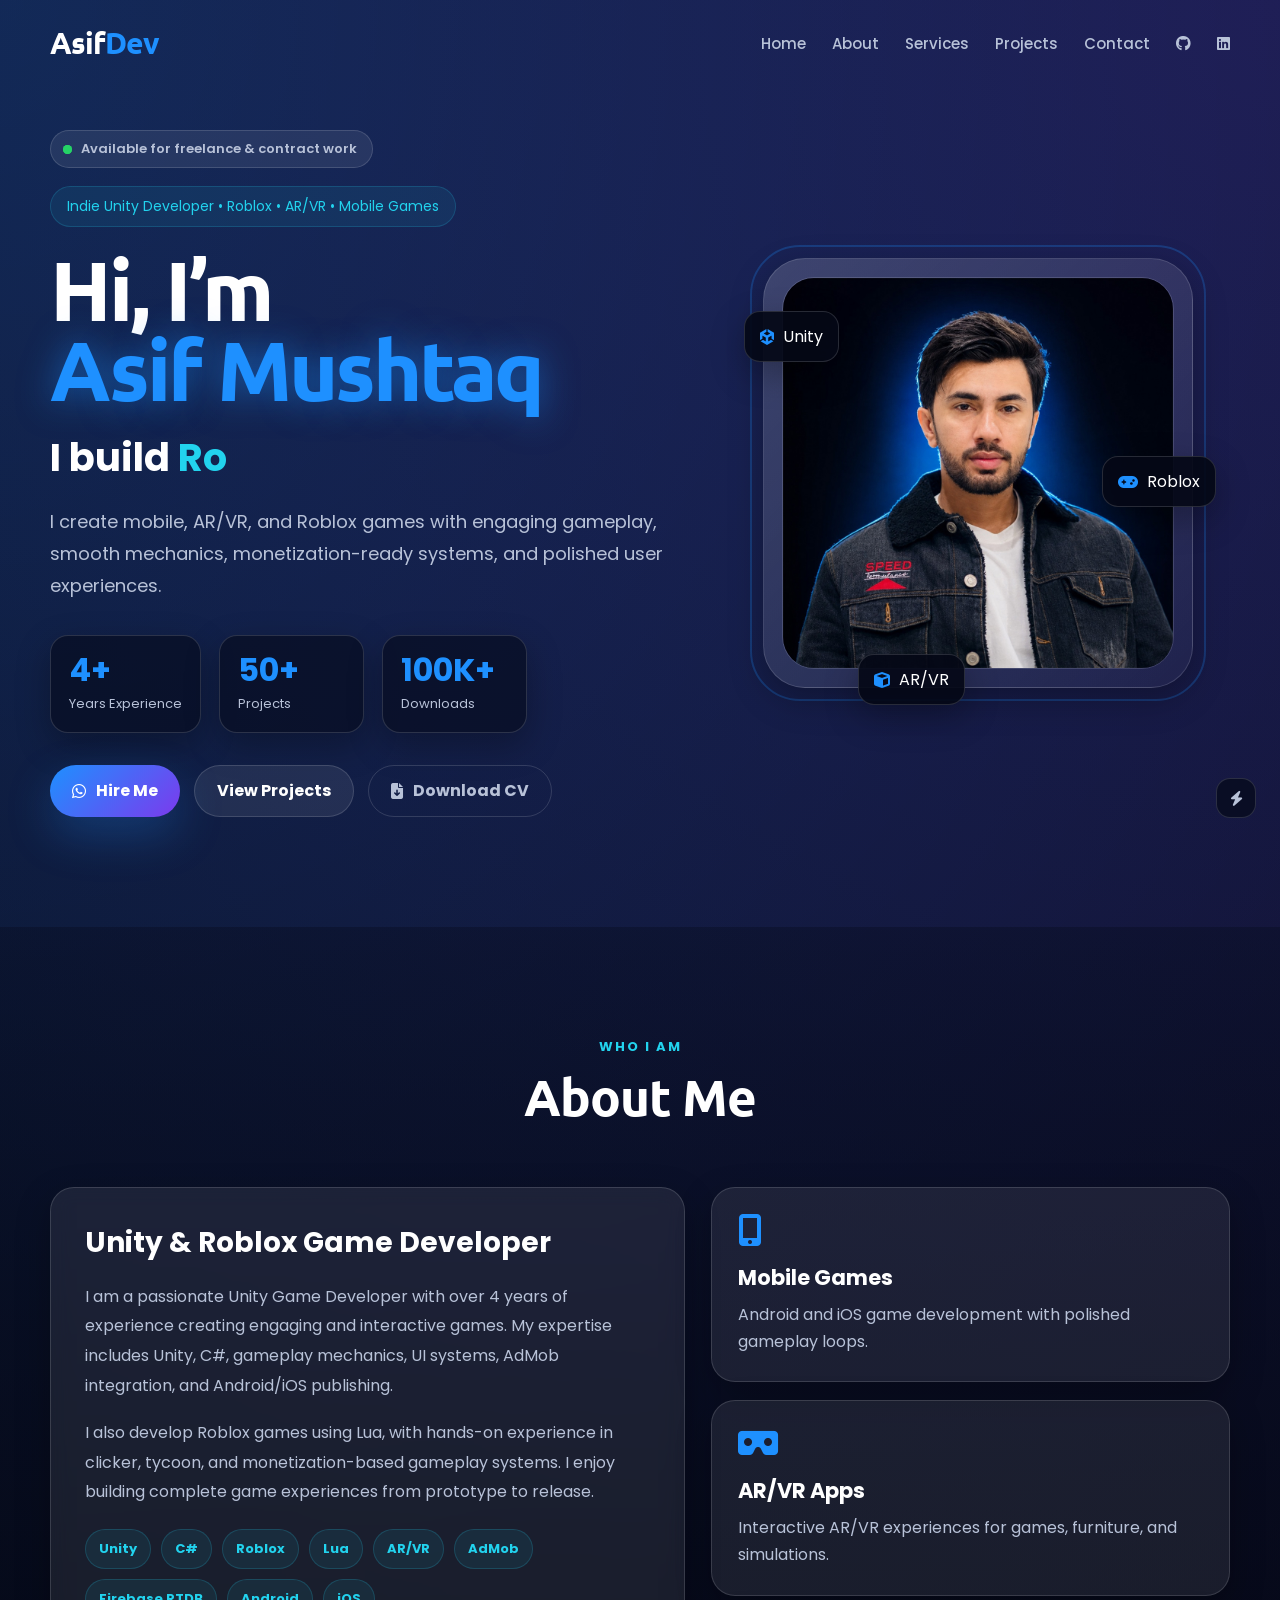
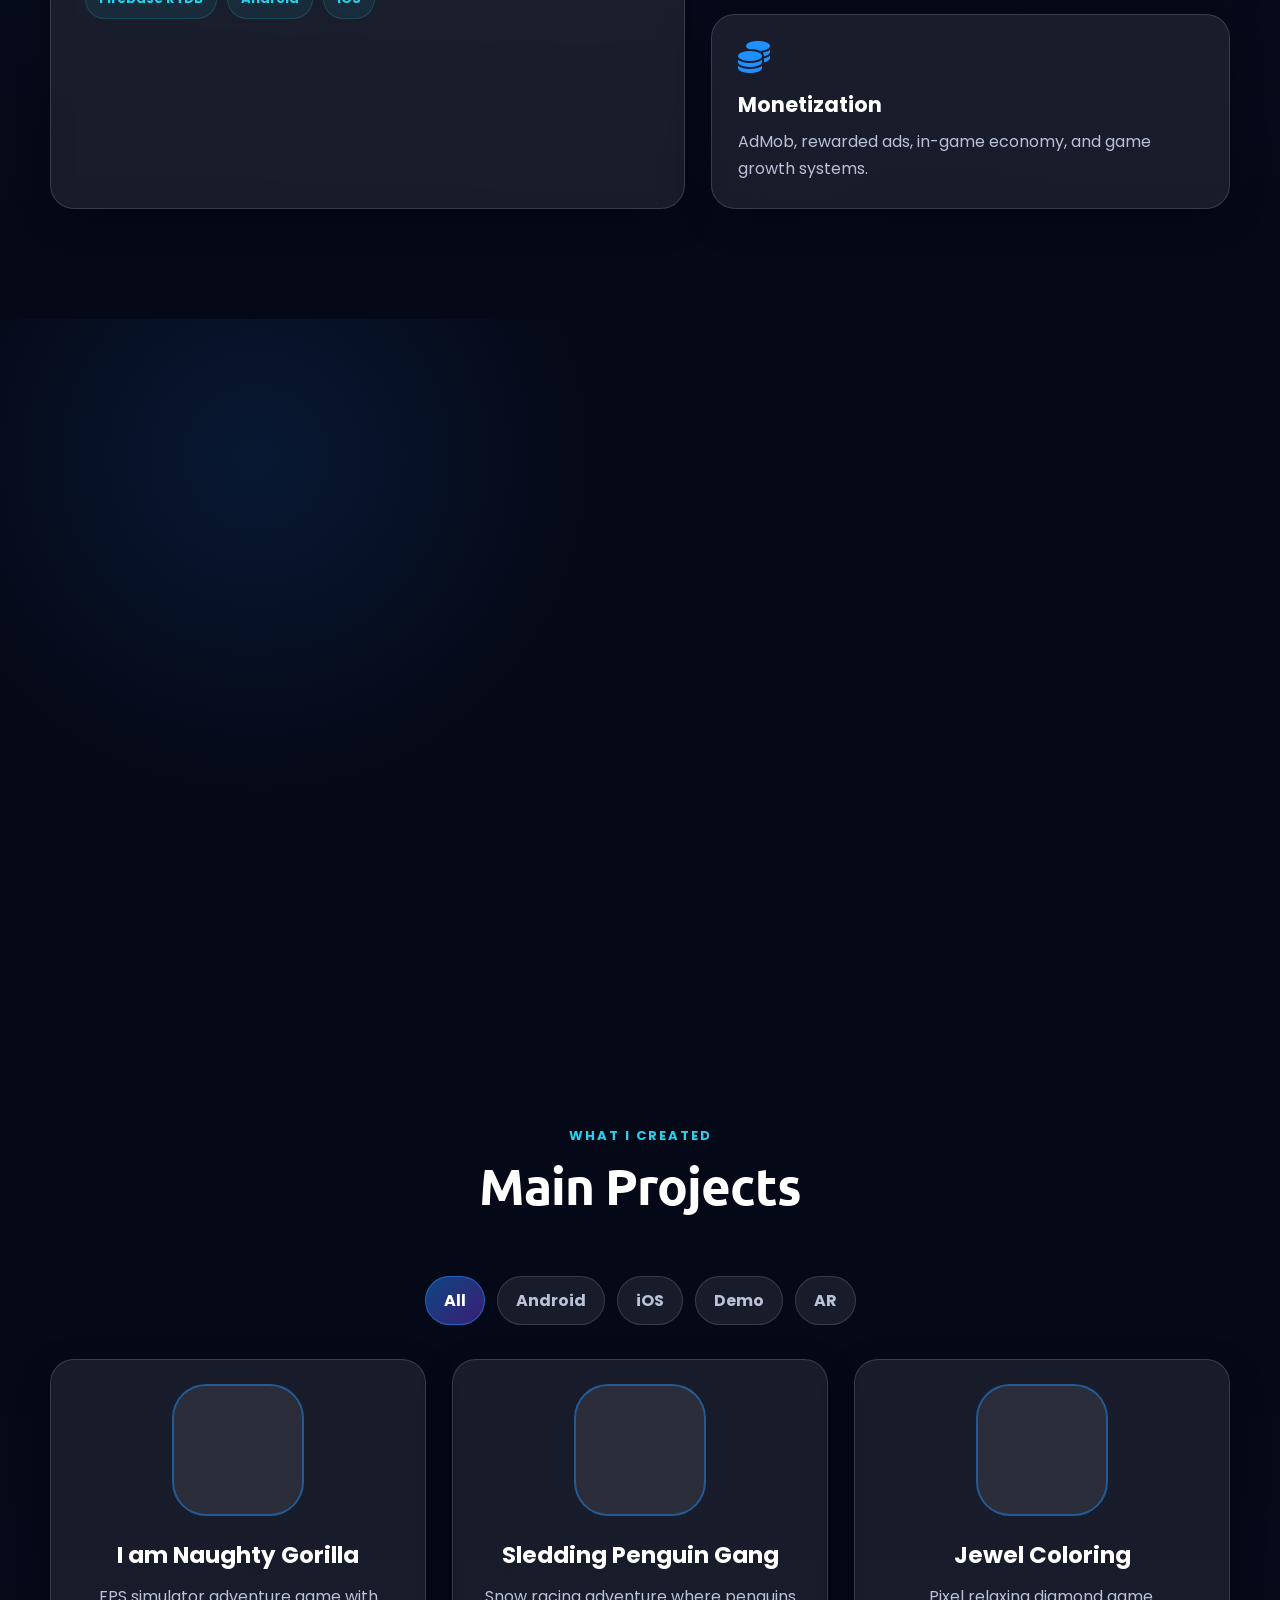
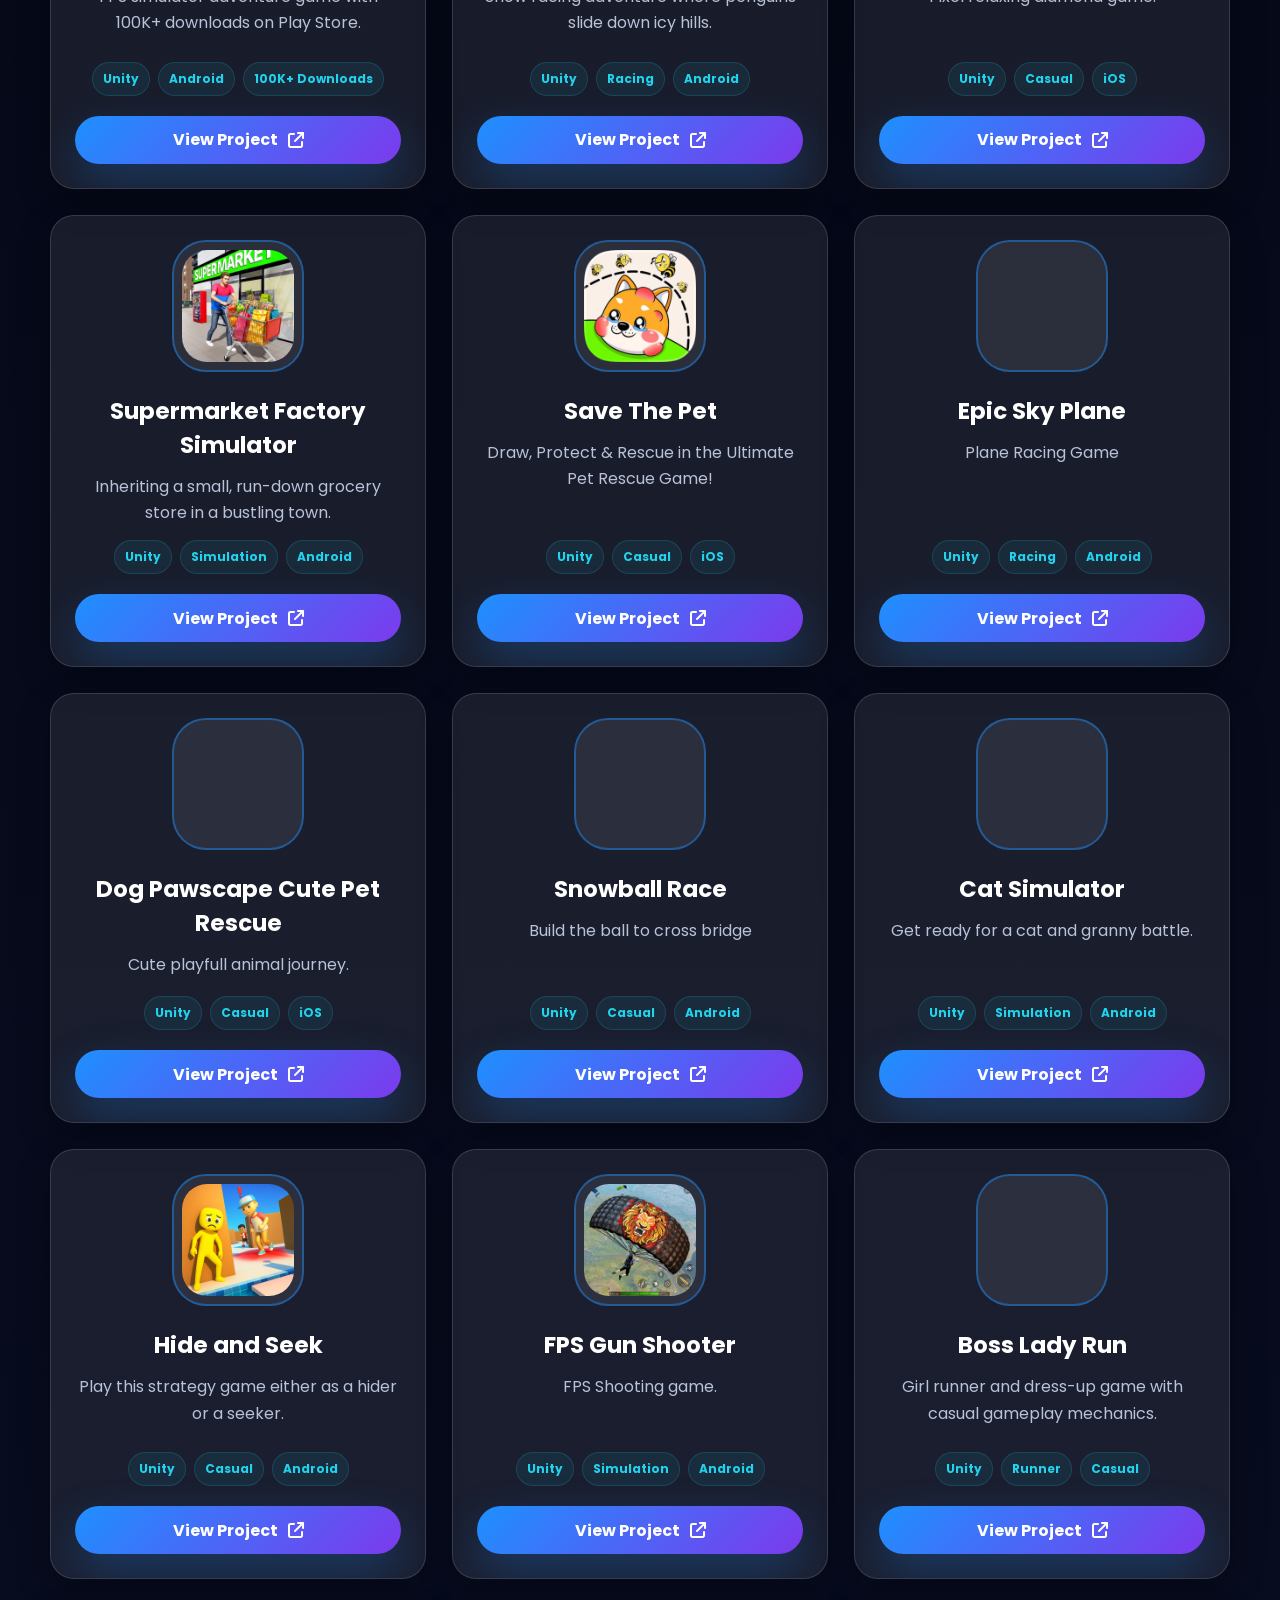
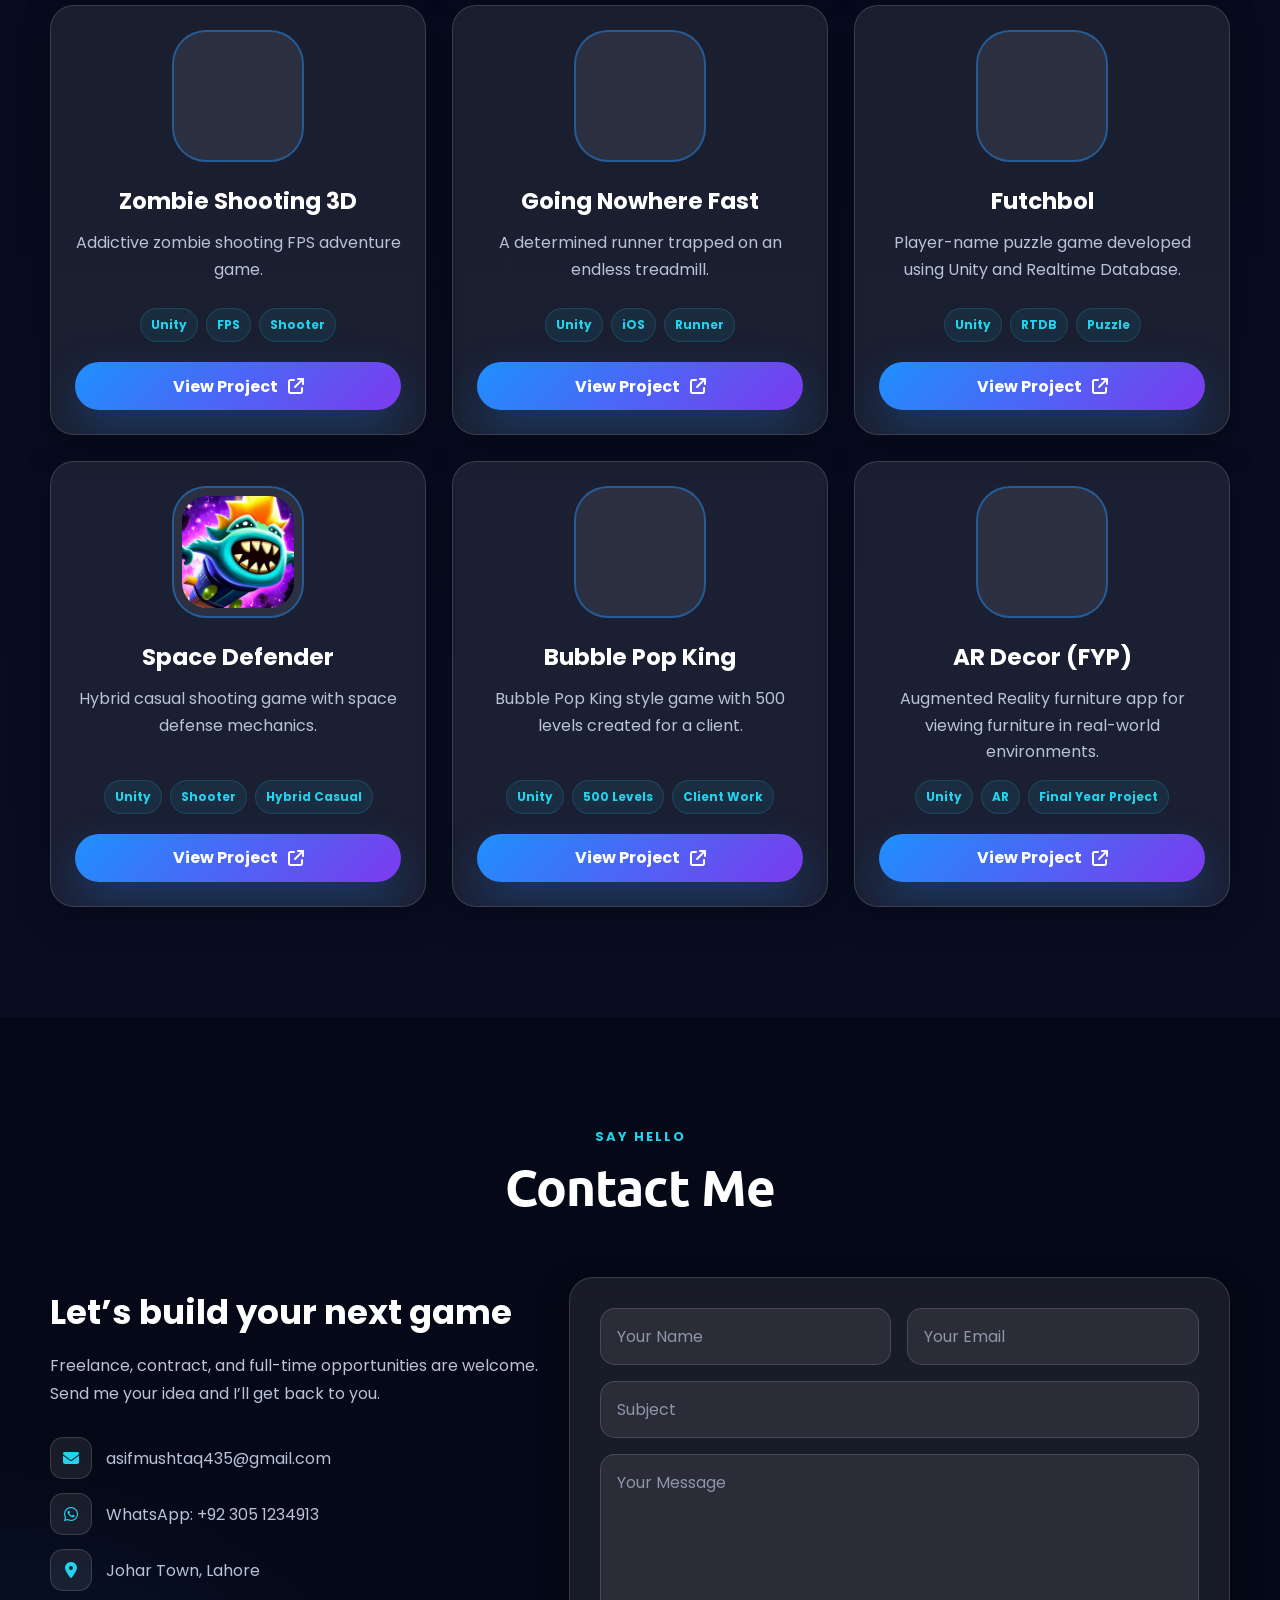
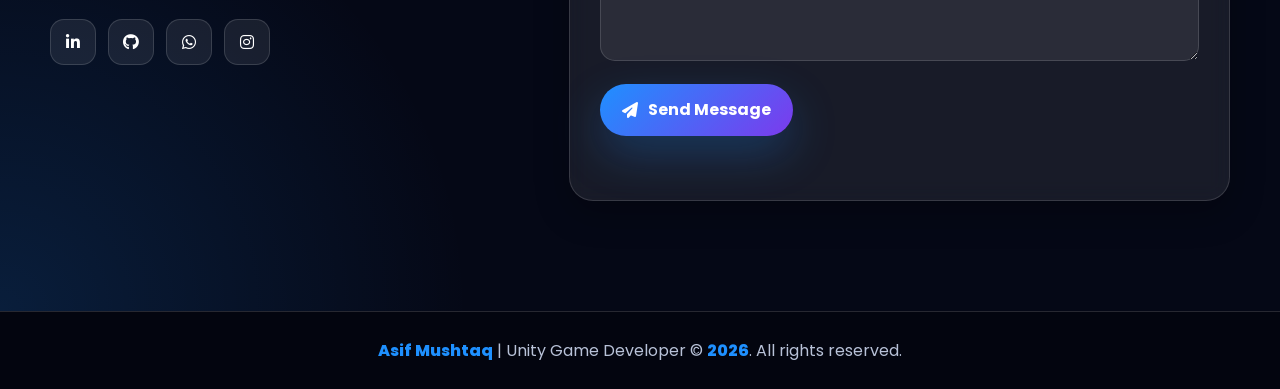
<file: index.html>
<!DOCTYPE html>
<html lang="en">
<head>
  <meta charset="UTF-8" />
  <meta name="viewport" content="width=device-width, initial-scale=1.0" />

  <title>Asif Mushtaq | Indie Unity Game Developer</title>

  <meta name="description" content="Portfolio of Asif Mushtaq, an indie Unity game developer building mobile games, AR/VR apps, and Roblox experiences with C#, Lua, and AdMob monetization." />
  <meta name="keywords" content="Asif Mushtaq, Indie Unity Game Developer, Unity Game Developer, Roblox Developer, C# Developer, Lua Developer, AR VR Developer, Mobile Game Developer, Lahore Game Developer" />
  <meta name="author" content="Asif Mushtaq" />
  <meta name="theme-color" content="#050816" />

  <meta property="og:title" content="Asif Mushtaq | Indie Unity Game Developer" />
  <meta property="og:description" content="Indie Unity game developer portfolio featuring mobile games, AR/VR apps, and monetization-ready gameplay systems." />
  <meta property="og:image" content="./assets/profile.jpg" />
  <meta property="og:type" content="website" />
  <meta name="twitter:card" content="summary_large_image" />

  <link rel="icon" href="data:image/svg+xml,%3Csvg xmlns='http://www.w3.org/2000/svg' viewBox='0 0 100 100'%3E%3Ctext y='.9em' font-size='90'%3E%F0%9F%8E%AE%3C/text%3E%3C/svg%3E" />

  <link rel="preconnect" href="https://cdnjs.cloudflare.com" />
  <link rel="preconnect" href="https://fonts.googleapis.com" />
  <link rel="preconnect" href="https://fonts.gstatic.com" crossorigin />
  <link rel="stylesheet" href="style.css" />
  <link
    rel="stylesheet"
    href="https://cdnjs.cloudflare.com/ajax/libs/font-awesome/6.5.1/css/all.min.css"
  />

  <script type="application/ld+json">
  {
    "@context": "https://schema.org",
    "@type": "Person",
    "name": "Asif Mushtaq",
    "jobTitle": "Indie Unity Game Developer",
    "email": "mailto:asifmushtaq435@gmail.com",
    "address": {
      "@type": "PostalAddress",
      "addressLocality": "Lahore",
      "addressCountry": "PK"
    },
    "sameAs": [
      "https://github.com/asifmushtaq8",
      "https://www.linkedin.com/in/asifgamedev",
      "https://www.instagram.com/phantomboyasif"
    ]
  }
  </script>
</head>

<body>
  
  <button class="scroll-top" id="scrollTop" aria-label="Scroll to top">
    <i class="fa-solid fa-arrow-up"></i>
  </button>

  <button class="lite-toggle" id="liteModeToggle" aria-pressed="false" aria-label="Toggle lightweight mode" title="Switch to lite mode">
    <i class="fa-solid fa-bolt"></i>
  </button>

  <header class="site-header" id="siteHeader">
    <nav class="navbar">
      <a href="#home" class="logo">
        Asif<span>Dev</span>
      </a>

      <button class="menu-toggle" id="menuToggle" aria-label="Open menu">
        <i class="fa-solid fa-bars"></i>
      </button>

      <ul class="nav-links" id="navLinks">
        <li><a href="#home">Home</a></li>
        <li><a href="#about">About</a></li>
        <li><a href="#services">Services</a></li>
        <li><a href="#projects">Projects</a></li>
        <li><a href="#contact">Contact</a></li>
        <li>
          <a href="https://github.com/asifmushtaq8" target="_blank" rel="noopener noreferrer" aria-label="GitHub">
            <i class="fa-brands fa-github"></i>
          </a>
        </li>
        <li>
          <a href="https://www.linkedin.com/in/asifgamedev" target="_blank" rel="noopener noreferrer" aria-label="LinkedIn">
            <i class="fa-brands fa-linkedin"></i>
          </a>
        </li>
      </ul>
    </nav>
  </header>

  <main>
    <!-- HERO -->
    <section class="hero section" id="home">
      <div class="hero-bg">
        <span class="orb orb-one"></span>
        <span class="orb orb-two"></span>
        <span class="orb orb-three"></span>
        <div class="grid-3d"><div class="grid-3d-inner"></div></div>
      </div>

      <canvas id="particlesCanvas" class="particles-canvas"></canvas>

      <div class="container hero-content">
        <div class="hero-text reveal">
          <span class="availability-badge">
            <span class="availability-dot"></span>
            Available for freelance & contract work
          </span>

          <p class="eyebrow">Indie Unity Developer • Roblox • AR/VR • Mobile Games</p>

          <h1>
            Hi, I’m <span>Asif Mushtaq</span>
          </h1>

          <h2>
            I build <span id="typingText"></span>
          </h2>

          <p class="hero-description">
            I create mobile, AR/VR, and Roblox games with engaging gameplay,
            smooth mechanics, monetization-ready systems, and polished user experiences.
          </p>

          <div class="hero-stats">
            <div>
              <strong>4+</strong>
              <span>Years Experience</span>
            </div>
            <div>
              <strong>50+</strong>
              <span>Projects</span>
            </div>
            <div>
              <strong>100K+</strong>
              <span>Downloads</span>
            </div>
          </div>

          <div class="hero-actions">
            <a class="btn primary-btn" href="https://api.whatsapp.com/send?phone=923051234913&text=Hi%20Asif,%20I%20want%20to%20hire%20you" target="_blank" rel="noopener noreferrer">
              <i class="fa-brands fa-whatsapp"></i>
              Hire Me
            </a>

            <a class="btn secondary-btn" href="#projects">
              View Projects
            </a>

            <a class="btn ghost-btn" href="./cv/Asif_Mushtaq.pdf" download="Asif_Mushtaq.pdf">
              <i class="fa-solid fa-file-arrow-down"></i>
              Download CV
            </a>
          </div>
        </div>

        <div class="hero-visual reveal">
          <div class="profile-card tilt-card">
            <div class="profile-ring"></div>
            <img
              src="./assets/profile.jpg"
              alt="Asif Mushtaq, Indie Unity Game Developer"
              width="430"
              height="430"
              fetchpriority="high"
              decoding="async"
            />
            <div class="floating-badge badge-one">
              <i class="fa-brands fa-unity"></i>
              Unity
            </div>
            <div class="floating-badge badge-two">
              <i class="fa-solid fa-gamepad"></i>
              Roblox
            </div>
            <div class="floating-badge badge-three">
              <i class="fa-solid fa-cube"></i>
              AR/VR
            </div>
          </div>
        </div>
      </div>
    </section>

    <!-- ABOUT -->
    <section class="section about" id="about">
      <div class="container">
        <div class="section-heading reveal">
          <p>Who I Am</p>
          <h2>About Me</h2>
        </div>

        <div class="about-grid">
          <div class="about-card glass-card reveal">
            <h3>Unity & Roblox Game Developer</h3>
            <p>
              I am a passionate Unity Game Developer with over 4 years of experience
              creating engaging and interactive games. My expertise includes Unity,
              C#, gameplay mechanics, UI systems, AdMob integration, and Android/iOS publishing.
            </p>

            <p>
              I also develop Roblox games using Lua, with hands-on experience in clicker,
              tycoon, and monetization-based gameplay systems. I enjoy building complete
              game experiences from prototype to release.
            </p>

            <div class="skills">
              <span>Unity</span>
              <span>C#</span>
              <span>Roblox</span>
              <span>Lua</span>
              <span>AR/VR</span>
              <span>AdMob</span>
              <span>Firebase RTDB</span>
              <span>Android</span>
              <span>iOS</span>
            </div>
          </div>

          <div class="about-highlights reveal">
            <div class="highlight-card tilt-card">
              <i class="fa-solid fa-mobile-screen-button"></i>
              <h4>Mobile Games</h4>
              <p>Android and iOS game development with polished gameplay loops.</p>
            </div>

            <div class="highlight-card tilt-card">
              <i class="fa-solid fa-vr-cardboard"></i>
              <h4>AR/VR Apps</h4>
              <p>Interactive AR/VR experiences for games, furniture, and simulations.</p>
            </div>

            <div class="highlight-card tilt-card">
              <i class="fa-solid fa-coins"></i>
              <h4>Monetization</h4>
              <p>AdMob, rewarded ads, in-game economy, and game growth systems.</p>
            </div>
          </div>
        </div>
      </div>
    </section>

    <!-- SERVICES -->
    <section class="section services" id="services">
      <div class="container">
        <div class="section-heading reveal">
          <p>What I Do</p>
          <h2>My Services</h2>
        </div>

        <div class="services-grid">
          <article class="service-card tilt-card reveal">
            <div class="icon-box">
              <i class="fa-brands fa-unity"></i>
            </div>
            <h3>Unity Game Development</h3>
            <p>
              End-to-end Unity game development for Android and iOS, from prototype
              to release-ready builds.
            </p>
          </article>

          <article class="service-card tilt-card reveal">
            <div class="icon-box">
              <i class="fa-solid fa-vr-cardboard"></i>
            </div>
            <h3>AR/VR Games & Apps</h3>
            <p>
              Immersive AR/VR games, apps, simulations, and interactive experiences.
            </p>
          </article>

          <article class="service-card tilt-card reveal">
            <div class="icon-box">
              <i class="fa-solid fa-gamepad"></i>
            </div>
            <h3>Roblox Game Development</h3>
            <p>
              Roblox clicker, tycoon, simulator, monetization, and Lua-based gameplay systems.
            </p>
          </article>

          <article class="service-card tilt-card reveal">
            <div class="icon-box">
              <i class="fa-solid fa-screwdriver-wrench"></i>
            </div>
            <h3>Game Modding & Technical Analysis</h3>
            <p>
              Authorized Unity project debugging, asset analysis, optimization,
              and legacy project recovery.
            </p>
          </article>
        </div>
      </div>
    </section>

    <!-- PROJECTS -->
    <section class="section projects" id="projects">
      <div class="container">
        <div class="section-heading reveal">
          <p>What I Created</p>
          <h2>Main Projects</h2>
        </div>

        <div class="project-filter reveal">
          <button class="filter-btn active" data-filter="all">All</button>
          <button class="filter-btn" data-filter="android">Android</button>
          <button class="filter-btn" data-filter="ios">iOS</button>
          <button class="filter-btn" data-filter="youtube">Demo</button>
          <button class="filter-btn" data-filter="ar">AR</button>
        </div>

        <div class="projects-grid" id="projectsGrid"></div>
      </div>
    </section>

    <!-- CONTACT -->
    <section class="section contact" id="contact">
      <div class="container">
        <div class="section-heading reveal">
          <p>Say Hello</p>
          <h2>Contact Me</h2>
        </div>

        <div class="contact-grid">
          <div class="contact-info reveal">
            <h3>Let’s build your next game</h3>
            <p>
              Freelance, contract, and full-time opportunities are welcome.
              Send me your idea and I’ll get back to you.
            </p>

            <div class="contact-list">
              <a href="mailto:asifmushtaq435@gmail.com">
                <i class="fa-solid fa-envelope"></i>
                <span>asifmushtaq435@gmail.com</span>
              </a>

              <a href="https://api.whatsapp.com/send?phone=923051234913&text=Hi" target="_blank" rel="noopener noreferrer">
                <i class="fa-brands fa-whatsapp"></i>
                <span>WhatsApp: +92 305 1234913</span>
              </a>

              <div>
                <i class="fa-solid fa-location-dot"></i>
                <span>Johar Town, Lahore</span>
              </div>
            </div>

            <div class="social-links">
              <a href="https://www.linkedin.com/in/asifgamedev" target="_blank" rel="noopener noreferrer" aria-label="LinkedIn">
                <i class="fa-brands fa-linkedin-in"></i>
              </a>
              <a href="https://github.com/asifmushtaq8" target="_blank" rel="noopener noreferrer" aria-label="GitHub">
                <i class="fa-brands fa-github"></i>
              </a>
              <a href="https://api.whatsapp.com/send?phone=923051234913&text=hi" target="_blank" rel="noopener noreferrer" aria-label="WhatsApp">
                <i class="fa-brands fa-whatsapp"></i>
              </a>
              <a href="https://www.instagram.com/phantomboyasif" target="_blank" rel="noopener noreferrer" aria-label="Instagram">
                <i class="fa-brands fa-instagram"></i>
              </a>
            </div>
          </div>

          <form class="contact-form glass-card reveal" id="contactForm">
            <!-- Get a free access key at https://web3forms.com and paste it below -->
            <input type="hidden" name="access_key" value="56c27cab-a4a7-4289-bd77-02045c479984" />
            <input type="hidden" name="subject" value="New message from your portfolio site" />
            <input type="hidden" name="from_name" value="Asif Mushtaq Portfolio" />

            <!-- honeypot: real visitors never see or fill this, bots usually do -->
            <input type="checkbox" name="botcheck" class="hp-field" tabindex="-1" autocomplete="off" />

            <div class="form-row">
              <input type="text" id="name" name="name" placeholder="Your Name" required />
              <input type="email" id="email" name="email" placeholder="Your Email" required />
            </div>

            <input type="text" id="subject" name="user_subject" placeholder="Subject" required />
            <textarea id="message" name="message" rows="7" placeholder="Your Message" required></textarea>

            <button class="btn primary-btn" type="submit" id="contactSubmitBtn">
              <i class="fa-solid fa-paper-plane" id="contactSubmitIcon"></i>
              <span id="contactSubmitLabel">Send Message</span>
            </button>

            <p class="form-status" id="formStatus" role="status" aria-live="polite"></p>
          </form>
        </div>
      </div>
    </section>
  </main>

  <footer class="footer">
    <p>
      <span>Asif Mushtaq</span> | Unity Game Developer ©
      <span id="year"></span>. All rights reserved.
    </p>
  </footer>

  <script src="script.js"></script>
</body>
</html>
</file>
<file: style.css>
@import url("https://fonts.googleapis.com/css2?family=Poppins:wght@300;400;500;600;700;800&family=Ubuntu:wght@500;700&display=swap");

:root {
  --bg: #050816;
  --bg-2: #080d22;
  --card: rgba(255, 255, 255, 0.08);
  --card-2: rgba(255, 255, 255, 0.12);
  --text: #ffffff;
  --muted: #b8c2d8;
  --blue: #1e90ff;
  --cyan: #22d3ee;
  --purple: #7c3aed;
  --green: #25d366;
  --border: rgba(255, 255, 255, 0.14);
  --shadow: 0 12px 34px rgba(0, 0, 0, 0.28);
  --blur: 10px;
  --radius: 24px;
}

* {
  margin: 0;
  padding: 0;
  box-sizing: border-box;
}

html {
  scroll-behavior: smooth;
}

body {
  min-height: 100vh;
  font-family: "Poppins", sans-serif;
  color: var(--text);
  background:
    radial-gradient(circle at top left, rgba(30, 144, 255, 0.22), transparent 32%),
    radial-gradient(circle at top right, rgba(124, 58, 237, 0.22), transparent 30%),
    var(--bg);
  overflow-x: hidden;
}

body.menu-open {
  overflow: hidden;
}

a {
  color: inherit;
  text-decoration: none;
}

img {
  max-width: 100%;
  display: block;
}

button,
input,
textarea {
  font: inherit;
}

button {
  border: none;
}

.container {
  width: min(1180px, calc(100% - 40px));
  margin: 0 auto;
}

.section {
  position: relative;
  padding: 110px 0;
}



/* HEADER */

.site-header {
  position: fixed;
  inset: 0 0 auto 0;
  z-index: 1000;
  transition: 0.3s ease;
}

.site-header.scrolled {
  background: rgba(5, 8, 22, 0.82);
  backdrop-filter: blur(var(--blur));
  border-bottom: 1px solid var(--border);
}

.navbar {
  width: min(1180px, calc(100% - 40px));
  height: 86px;
  margin: 0 auto;
  display: flex;
  align-items: center;
  justify-content: space-between;
}

.logo {
  font-family: "Ubuntu", sans-serif;
  font-size: 30px;
  font-weight: 700;
  letter-spacing: -1px;
}

.logo span {
  color: var(--blue);
}

.nav-links {
  display: flex;
  align-items: center;
  gap: 26px;
  list-style: none;
}

.nav-links a {
  color: var(--muted);
  font-size: 15px;
  font-weight: 500;
  transition: 0.25s ease;
}

.nav-links a:hover {
  color: var(--text);
}

.menu-toggle {
  display: none;
  width: 44px;
  height: 44px;
  color: var(--text);
  background: var(--card);
  border: 1px solid var(--border);
  border-radius: 12px;
  cursor: pointer;
}

/* HERO */

.hero {
  min-height: 100vh;
  display: flex;
  align-items: center;
  overflow: hidden;
  padding-top: 130px;
}

.hero-bg {
  position: absolute;
  inset: 0;
  z-index: 0;
  perspective: 900px;
}

.grid-3d {
  position: absolute;
  left: 50%;
  bottom: -160px;
  width: 120vw;
  height: 560px;
  overflow: hidden;
  transform: translateX(-50%) rotateX(68deg);
  transform-origin: center top;
  opacity: 0.55;
}

.grid-3d-inner {
  position: absolute;
  left: 0;
  right: 0;
  top: -56px;
  height: calc(100% + 56px);
  background-image:
    linear-gradient(rgba(30, 144, 255, 0.18) 1px, transparent 1px),
    linear-gradient(90deg, rgba(30, 144, 255, 0.18) 1px, transparent 1px);
  background-size: 56px 56px;
  animation: gridMove 10s linear infinite;
  will-change: transform;
}

@keyframes gridMove {
  from {
    transform: translateY(0);
  }
  to {
    transform: translateY(56px);
  }
}

.orb {
  position: absolute;
  border-radius: 50%;
  filter: blur(3px);
  opacity: 0.65;
  animation: floatOrb 8s ease-in-out infinite;
  will-change: transform;
}

.orb-one {
  width: 260px;
  height: 260px;
  top: 15%;
  left: 8%;
  background: radial-gradient(circle, var(--blue), transparent 68%);
}

.orb-two {
  width: 330px;
  height: 330px;
  top: 12%;
  right: 8%;
  background: radial-gradient(circle, var(--purple), transparent 68%);
  animation-delay: 1.5s;
}

.orb-three {
  width: 180px;
  height: 180px;
  bottom: 20%;
  right: 28%;
  background: radial-gradient(circle, var(--cyan), transparent 68%);
  animation-delay: 3s;
}

@keyframes floatOrb {
  0%, 100% {
    transform: translateY(0) translateX(0);
  }
  50% {
    transform: translateY(-28px) translateX(18px);
  }
}

.particles-canvas {
  position: absolute;
  inset: 0;
  z-index: 1;
  opacity: 0.65;
}

.hero-content {
  position: relative;
  z-index: 2;
  display: grid;
  grid-template-columns: 1.1fr 0.9fr;
  gap: 60px;
  align-items: center;
}

.eyebrow {
  display: inline-flex;
  padding: 9px 16px;
  margin-bottom: 24px;
  color: var(--cyan);
  background: rgba(34, 211, 238, 0.08);
  border: 1px solid rgba(34, 211, 238, 0.18);
  border-radius: 999px;
  font-size: 14px;
}

.availability-badge {
  display: inline-flex;
  align-items: center;
  gap: 9px;
  padding: 8px 15px 8px 12px;
  margin: 0 0 18px;
  color: var(--muted);
  background: var(--card);
  border: 1px solid var(--border);
  border-radius: 999px;
  font-size: 13px;
  font-weight: 600;
}

.availability-dot {
  position: relative;
  width: 9px;
  height: 9px;
  border-radius: 50%;
  background: var(--green);
  flex: 0 0 auto;
}

.availability-dot::after {
  content: "";
  position: absolute;
  inset: 0;
  border-radius: 50%;
  background: var(--green);
  animation: dotPulse 2.2s ease-out infinite;
}

@keyframes dotPulse {
  0% {
    transform: scale(1);
    opacity: 0.6;
  }
  100% {
    transform: scale(2.6);
    opacity: 0;
  }
}

.hero h1 {
  font-family: "Ubuntu", sans-serif;
  font-size: clamp(44px, 7vw, 84px);
  line-height: 0.95;
  letter-spacing: -3px;
  margin-bottom: 18px;
}

.hero h1 span {
  display: block;
  color: var(--blue);
  text-shadow: 0 0 35px rgba(30, 144, 255, 0.55);
}

.hero h2 {
  min-height: 48px;
  font-size: clamp(24px, 3vw, 40px);
  color: var(--text);
  margin-bottom: 20px;
}

.hero h2 span {
  color: var(--cyan);
}

.hero-description {
  max-width: 690px;
  color: var(--muted);
  font-size: 18px;
  line-height: 1.8;
}

.hero-stats {
  display: flex;
  gap: 18px;
  flex-wrap: wrap;
  margin: 32px 0;
}

.hero-stats div {
  min-width: 145px;
  padding: 18px;
  background: rgba(8, 13, 34, 0.72);
  border: 1px solid var(--border);
  border-radius: 18px;
  box-shadow: var(--shadow);
}

.hero-stats strong {
  display: block;
  color: var(--blue);
  font-size: 32px;
  line-height: 1;
}

.hero-stats span {
  display: block;
  color: var(--muted);
  font-size: 13px;
  margin-top: 8px;
}

.hero-actions {
  display: flex;
  flex-wrap: wrap;
  gap: 14px;
}

.btn {
  display: inline-flex;
  align-items: center;
  justify-content: center;
  gap: 10px;
  min-height: 52px;
  padding: 0 22px;
  border-radius: 999px;
  font-weight: 700;
  cursor: pointer;
  transition: 0.25s ease;
}

.primary-btn {
  color: white;
  background: linear-gradient(135deg, var(--blue), var(--purple));
  box-shadow: 0 18px 45px rgba(30, 144, 255, 0.25);
}

.primary-btn:hover {
  transform: translateY(-3px);
  box-shadow: 0 24px 60px rgba(30, 144, 255, 0.36);
}

.secondary-btn {
  background: var(--card);
  color: var(--text);
  border: 1px solid var(--border);
}

.secondary-btn:hover,
.ghost-btn:hover {
  background: var(--card-2);
  transform: translateY(-3px);
}

.ghost-btn {
  color: var(--muted);
  border: 1px solid var(--border);
}

.hero-visual {
  display: flex;
  justify-content: center;
}

.profile-card {
  position: relative;
  width: min(430px, 86vw);
  aspect-ratio: 1;
  padding: 18px;
  background:
    linear-gradient(135deg, rgba(255,255,255,0.16), rgba(255,255,255,0.04));
  border: 1px solid var(--border);
  border-radius: 42px;
  box-shadow: var(--shadow);
  transform-style: preserve-3d;
}

.profile-card img {
  width: 100%;
  height: 100%;
  object-fit: cover;
  border-radius: 32px;
  border: 1px solid var(--border);
}

.profile-ring {
  position: absolute;
  inset: -14px;
  border-radius: 50px;
  border: 2px solid rgba(30, 144, 255, 0.25);
  transform: translateZ(-30px);
}

.floating-badge {
  position: absolute;
  display: inline-flex;
  align-items: center;
  gap: 9px;
  padding: 12px 15px;
  background: rgba(5, 8, 22, 0.92);
  border: 1px solid var(--border);
  border-radius: 16px;
  box-shadow: var(--shadow);
  animation: badgeFloat 4s ease-in-out infinite;
  will-change: transform;
}

.badge-one {
  top: 12%;
  left: -20px;
}

.badge-two {
  right: -24px;
  top: 46%;
  animation-delay: 1s;
}

.badge-three {
  left: 22%;
  bottom: -18px;
  animation-delay: 2s;
}

.floating-badge i {
  color: var(--blue);
}

@keyframes badgeFloat {
  0%, 100% {
    transform: translateY(0) translateZ(60px);
  }
  50% {
    transform: translateY(-14px) translateZ(60px);
  }
}

/* COMMON */

.section-heading {
  text-align: center;
  margin-bottom: 58px;
}

.section-heading p {
  color: var(--cyan);
  font-weight: 700;
  text-transform: uppercase;
  letter-spacing: 2px;
  font-size: 13px;
  margin-bottom: 8px;
}

.section-heading h2 {
  font-family: "Ubuntu", sans-serif;
  font-size: clamp(34px, 4vw, 54px);
  letter-spacing: -1px;
}

.glass-card {
  background: var(--card);
  border: 1px solid var(--border);
  border-radius: var(--radius);
  box-shadow: var(--shadow);
  backdrop-filter: blur(var(--blur));
}

.tilt-card {
  transform-style: preserve-3d;
  transition: transform 0.2s ease, border-color 0.25s ease, background 0.25s ease;
}

/* ABOUT */

.about {
  background: linear-gradient(180deg, rgba(8, 13, 34, 0.45), rgba(5, 8, 22, 0.98));
}

.about-grid {
  display: grid;
  grid-template-columns: 1.1fr 0.9fr;
  gap: 26px;
  align-items: stretch;
}

.about-card {
  padding: 34px;
}

.about-card h3 {
  font-size: 28px;
  margin-bottom: 18px;
}

.about-card p {
  color: var(--muted);
  line-height: 1.85;
  margin-bottom: 18px;
}

.skills {
  display: flex;
  flex-wrap: wrap;
  gap: 10px;
  margin-top: 22px;
}

.skills span {
  padding: 9px 13px;
  color: var(--cyan);
  background: rgba(34, 211, 238, 0.08);
  border: 1px solid rgba(34, 211, 238, 0.18);
  border-radius: 999px;
  font-size: 13px;
  font-weight: 700;
}

.about-highlights {
  display: grid;
  gap: 18px;
}

.highlight-card {
  padding: 26px;
  background: var(--card);
  border: 1px solid var(--border);
  border-radius: var(--radius);
  box-shadow: var(--shadow);
}

.highlight-card i {
  color: var(--blue);
  font-size: 32px;
  margin-bottom: 16px;
}

.highlight-card h4 {
  font-size: 21px;
  margin-bottom: 8px;
}

.highlight-card p {
  color: var(--muted);
  line-height: 1.7;
}

/* SERVICES */

.services {
  background:
    radial-gradient(circle at 20% 20%, rgba(30, 144, 255, 0.12), transparent 30%),
    var(--bg);
}

.services-grid {
  display: grid;
  grid-template-columns: repeat(4, 1fr);
  gap: 22px;
}

.service-card {
  min-height: 270px;
  padding: 28px;
  background: var(--card);
  border: 1px solid var(--border);
  border-radius: var(--radius);
  box-shadow: var(--shadow);
}

.service-card:hover {
  background: rgba(30, 144, 255, 0.13);
  border-color: rgba(30, 144, 255, 0.5);
}

.icon-box {
  display: grid;
  place-items: center;
  width: 64px;
  height: 64px;
  margin-bottom: 22px;
  background: linear-gradient(135deg, rgba(30,144,255,0.22), rgba(124,58,237,0.22));
  border: 1px solid rgba(255,255,255,0.16);
  border-radius: 20px;
}

.icon-box i {
  color: var(--cyan);
  font-size: 30px;
}

.service-card h3 {
  font-size: 21px;
  margin-bottom: 12px;
}

.service-card p {
  color: var(--muted);
  line-height: 1.7;
}

/* PROJECTS */

.projects {
  background: linear-gradient(180deg, var(--bg), var(--bg-2));
}

.project-filter {
  display: flex;
  justify-content: center;
  gap: 12px;
  flex-wrap: wrap;
  margin-bottom: 34px;
}

.filter-btn {
  padding: 11px 18px;
  color: var(--muted);
  background: var(--card);
  border: 1px solid var(--border);
  border-radius: 999px;
  cursor: pointer;
  font-weight: 700;
  transition: 0.25s ease;
}

.filter-btn.active,
.filter-btn:hover {
  color: var(--text);
  background: linear-gradient(135deg, rgba(30,144,255,0.45), rgba(124,58,237,0.45));
  border-color: rgba(30,144,255,0.55);
}

.projects-grid {
  display: grid;
  grid-template-columns: repeat(3, 1fr);
  gap: 26px;
}

.project-card {
  position: relative;
  overflow: hidden;
  min-height: 430px;
  padding: 24px;
  background: var(--card);
  border: 1px solid var(--border);
  border-radius: var(--radius);
  box-shadow: var(--shadow);
}

.project-card::before {
  content: "";
  position: absolute;
  inset: -1px;
  background: linear-gradient(135deg, rgba(30,144,255,0.28), transparent 45%, rgba(124,58,237,0.24));
  opacity: 0;
  transition: 0.25s ease;
}

.project-card:hover::before {
  opacity: 1;
}

.project-inner {
  position: relative;
  z-index: 1;
  height: 100%;
  display: flex;
  flex-direction: column;
}

.project-image {
  width: 132px;
  height: 132px;
  padding: 8px;
  margin: 0 auto 22px;
  background: rgba(255,255,255,0.08);
  border: 2px solid rgba(30,144,255,0.45);
  border-radius: 34px;
  transform: translateZ(45px);
}

.project-image img {
  width: 100%;
  height: 100%;
  object-fit: cover;
  border-radius: 25px;
}

.project-card h3 {
  font-size: 23px;
  text-align: center;
  margin-bottom: 12px;
}

.project-card p {
  color: var(--muted);
  text-align: center;
  line-height: 1.65;
  margin-bottom: 14px;
}

.project-tags {
  display: flex;
  justify-content: center;
  flex-wrap: wrap;
  gap: 8px;
  margin: auto 0 20px;
}

.project-tags span {
  padding: 7px 10px;
  color: var(--cyan);
  background: rgba(34, 211, 238, 0.08);
  border: 1px solid rgba(34, 211, 238, 0.16);
  border-radius: 999px;
  font-size: 12px;
  font-weight: 700;
}

.project-link {
  width: 100%;
  min-height: 48px;
}

/* CONTACT */

.contact {
  background:
    radial-gradient(circle at bottom left, rgba(30, 144, 255, 0.16), transparent 30%),
    var(--bg);
}

.contact-grid {
  display: grid;
  grid-template-columns: 0.85fr 1.15fr;
  gap: 30px;
}

.contact-info {
  padding: 10px 0;
}

.contact-info h3 {
  font-size: 34px;
  margin-bottom: 14px;
}

.contact-info p {
  color: var(--muted);
  line-height: 1.8;
  margin-bottom: 28px;
}

.contact-list {
  display: grid;
  gap: 14px;
  margin-bottom: 28px;
}

.contact-list a,
.contact-list div {
  display: flex;
  align-items: center;
  gap: 14px;
  color: var(--muted);
}

.contact-list i {
  display: grid;
  place-items: center;
  width: 42px;
  height: 42px;
  flex: 0 0 auto;
  color: var(--cyan);
  background: var(--card);
  border: 1px solid var(--border);
  border-radius: 13px;
}

.social-links {
  display: flex;
  gap: 12px;
}

.social-links a {
  display: grid;
  place-items: center;
  width: 46px;
  height: 46px;
  color: var(--text);
  background: var(--card);
  border: 1px solid var(--border);
  border-radius: 14px;
  transition: 0.25s ease;
}

.social-links a:hover {
  transform: translateY(-4px);
  background: var(--blue);
}

.contact-form {
  padding: 30px;
}

.form-row {
  display: grid;
  grid-template-columns: 1fr 1fr;
  gap: 16px;
}

.contact-form input,
.contact-form textarea {
  width: 100%;
  margin-bottom: 16px;
  padding: 15px 16px;
  color: var(--text);
  background: rgba(255,255,255,0.08);
  border: 1px solid var(--border);
  border-radius: 15px;
  outline: none;
  resize: vertical;
  transition: 0.25s ease;
}

.contact-form input:focus,
.contact-form textarea:focus {
  border-color: rgba(30,144,255,0.7);
  box-shadow: 0 0 0 4px rgba(30,144,255,0.1);
}

.contact-form input::placeholder,
.contact-form textarea::placeholder {
  color: rgba(184, 194, 216, 0.7);
}

/* honeypot spam-trap field, hidden from real visitors */
.hp-field {
  position: absolute;
  left: -9999px;
  width: 1px;
  height: 1px;
  opacity: 0;
  pointer-events: none;
}

.contact-form button[type="submit"]:disabled {
  opacity: 0.7;
  cursor: not-allowed;
  transform: none !important;
}

.form-status {
  min-height: 20px;
  margin-top: 14px;
  font-size: 14px;
  font-weight: 600;
  text-align: center;
}

.form-status[data-state="success"] {
  color: var(--green);
}

.form-status[data-state="error"] {
  color: #ff6b6b;
}

/* FOOTER */

.footer {
  padding: 26px 20px;
  text-align: center;
  color: var(--muted);
  background: #03050f;
  border-top: 1px solid var(--border);
}

.footer span {
  color: var(--blue);
  font-weight: 800;
}

/* SCROLL TOP */

.scroll-top {
  position: fixed;
  right: 24px;
  bottom: 24px;
  width: 48px;
  height: 48px;
  display: grid;
  place-items: center;
  color: var(--text);
  background: linear-gradient(135deg, var(--blue), var(--purple));
  border-radius: 16px;
  cursor: pointer;
  opacity: 0;
  visibility: hidden;
  transform: translateY(20px);
  transition: 0.25s ease;
  z-index: 999;
}

.scroll-top.show {
  opacity: 1;
  visibility: visible;
  transform: translateY(0);
}

.lite-toggle {
  position: fixed;
  right: 24px;
  bottom: 82px;
  width: 40px;
  height: 40px;
  display: grid;
  place-items: center;
  color: var(--muted);
  background: rgba(8, 13, 34, 0.9);
  border: 1px solid var(--border);
  border-radius: 14px;
  cursor: pointer;
  font-size: 15px;
  z-index: 999;
  transition: color 0.2s ease, border-color 0.2s ease;
}

.lite-toggle:hover {
  color: var(--text);
  border-color: rgba(30, 144, 255, 0.5);
}

.lite-toggle[aria-pressed="true"] {
  color: var(--cyan);
  border-color: rgba(34, 211, 238, 0.5);
}

/* REVEAL */

.reveal {
  opacity: 0;
  transform: translateY(32px);
  transition: 0.7s ease;
}

.reveal.visible {
  opacity: 1;
  transform: translateY(0);
}

/* RESPONSIVE */

@media (max-width: 1100px) {
  .services-grid,
  .projects-grid {
    grid-template-columns: repeat(2, 1fr);
  }

  .hero-content,
  .about-grid,
  .contact-grid {
    grid-template-columns: 1fr;
  }

  .hero-visual {
    order: -1;
  }

  .profile-card {
    width: min(360px, 80vw);
  }
}

@media (max-width: 820px) {
  .menu-toggle {
    display: grid;
    place-items: center;
  }

  .nav-links {
    position: fixed;
    inset: 86px 20px auto 20px;
    display: grid;
    gap: 0;
    padding: 18px;
    background: rgba(5, 8, 22, 0.94);
    border: 1px solid var(--border);
    border-radius: 22px;
    backdrop-filter: blur(var(--blur));
    box-shadow: var(--shadow);
    transform: translateY(-18px);
    opacity: 0;
    visibility: hidden;
    transition: 0.25s ease;
  }

  .nav-links.active {
    transform: translateY(0);
    opacity: 1;
    visibility: visible;
  }

  .nav-links a {
    display: block;
    padding: 14px;
  }

  .hero {
    padding-top: 115px;
  }

  .section {
    padding: 82px 0;
  }

  .hero-stats {
    display: grid;
    grid-template-columns: 1fr;
  }

  .hero-actions {
    align-items: stretch;
  }

  .btn {
    width: 100%;
  }

  .form-row {
    grid-template-columns: 1fr;
    gap: 0;
  }
}

@media (max-width: 640px) {
  .container,
  .navbar {
    width: min(100% - 28px, 1180px);
  }

  .hero h1 {
    letter-spacing: -1.5px;
  }

  .hero-description {
    font-size: 16px;
  }

  .services-grid,
  .projects-grid {
    grid-template-columns: 1fr;
  }

  .project-card {
    min-height: auto;
  }

  .profile-card {
    border-radius: 30px;
  }

  .profile-card img {
    border-radius: 22px;
  }

  .floating-badge {
    font-size: 13px;
    padding: 10px 12px;
  }

  .badge-one {
    left: 4px;
  }

  .badge-two {
    right: 4px;
  }

  .badge-three {
    left: 20px;
  }
}

/* PERFORMANCE MODE
   Added by script.js on low-end devices (low CPU cores/RAM, save-data, or
   prefers-reduced-motion) so the hero stays smooth instead of dropping frames. */
body.reduce-fx .particles-canvas,
body.reduce-fx .grid-3d,
body.reduce-fx .orb {
  display: none;
}

body.reduce-fx .tilt-card {
  transition: none;
}

/* the grid is now a cheap transform: translateY animation (see .grid-3d-inner
   above), but it's still barely visible on small screens, so skip it there too */
@media (max-width: 820px) {
  .grid-3d-inner {
    animation: none;
  }

  .grid-3d {
    opacity: 0.3;
  }
}

@media (prefers-reduced-motion: reduce) {
  *,
  *::before,
  *::after {
    animation: none !important;
    transition: none !important;
    scroll-behavior: auto !important;
  }

  .particles-canvas {
    display: none;
  }
}
</file>
